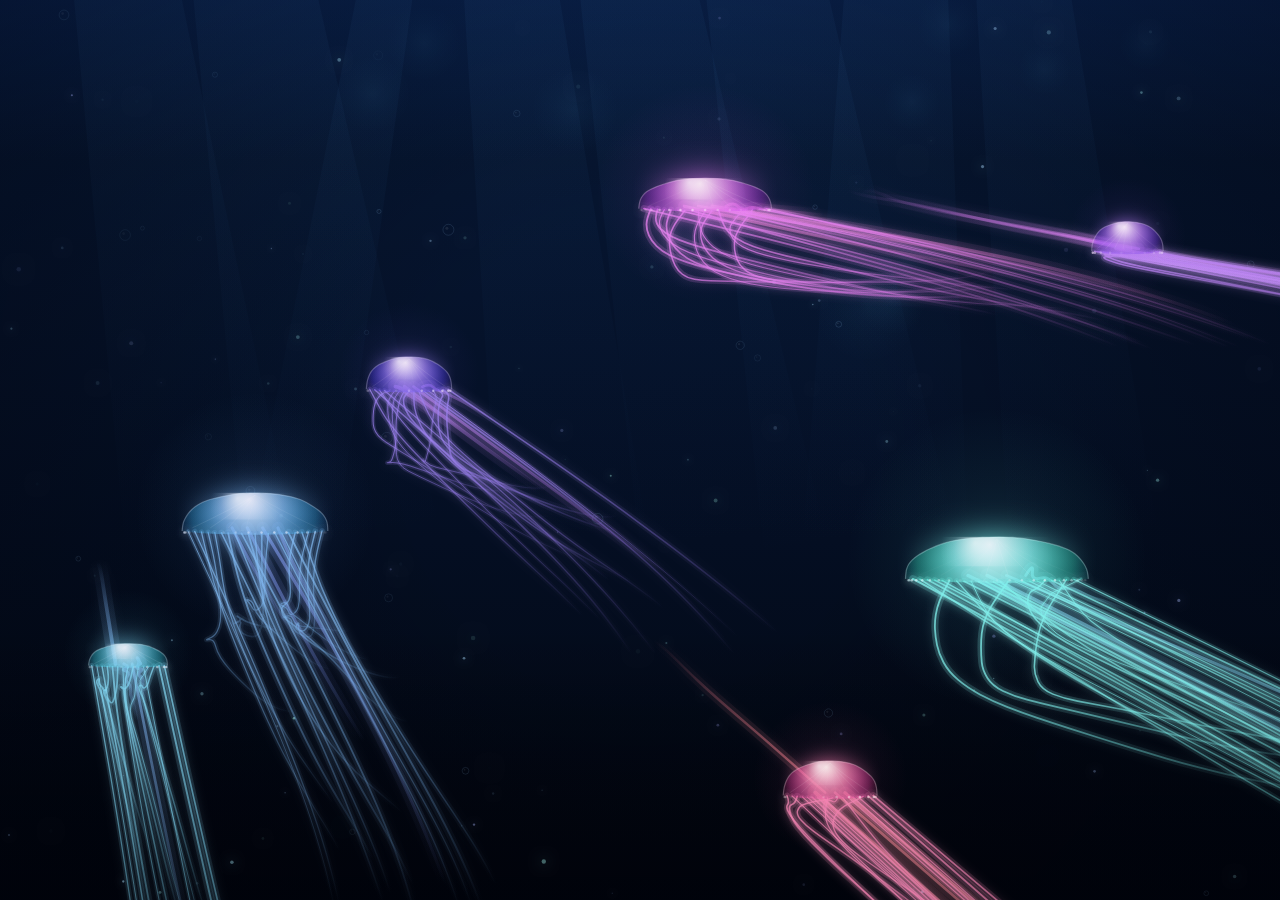
<file: index.html>
<!DOCTYPE html>
<html lang="en">
<head>
  <meta charset="UTF-8" />
  <meta name="viewport" content="width=device-width, initial-scale=1.0" />
  <title>Deep Ocean – Jellyfish</title>
  <style>
    * { margin: 0; padding: 0; box-sizing: border-box; }
    html, body { width: 100%; height: 100%; overflow: hidden; background: #000; }
    canvas { display: block; }
  </style>
</head>
<body>
<canvas id="c"></canvas>
<script>
'use strict';

const canvas = document.getElementById('c');
const ctx    = canvas.getContext('2d');
let W = 0, H = 0;

function resize() {
  W = canvas.width  = window.innerWidth;
  H = canvas.height = window.innerHeight;
}
resize();
window.addEventListener('resize', resize);

let mouseX = -9999, mouseY = -9999, mouseActive = false;
window.addEventListener('mousemove', e => { mouseX = e.clientX; mouseY = e.clientY; mouseActive = true; });
window.addEventListener('mouseleave', () => { mouseActive = false; });
canvas.addEventListener('touchmove', e => {
  e.preventDefault();
  const t0 = e.touches[0];
  mouseX = t0.clientX; mouseY = t0.clientY; mouseActive = true;
}, { passive: false });
canvas.addEventListener('touchend', () => { mouseActive = false; });

const TAU   = Math.PI * 2;
const rand  = (a, b) => a + Math.random() * (b - a);
const clamp = (v, lo, hi) => Math.max(lo, Math.min(hi, v));
const hsla  = (h, s, l, a) => `hsla(${h|0},${s|0}%,${l|0}%,${+a.toFixed(3)})`;

function fade(t) { return t * t * t * (t * (t * 6 - 15) + 10); }
function hash2(ix, iy) {
  let h = (ix * 1619 + iy * 31337 + 1013904223) | 0;
  h = Math.imul(h ^ (h >>> 16), 0x45d9f3b);
  h = Math.imul(h ^ (h >>> 16), 0x45d9f3b);
  return ((h ^ (h >>> 16)) & 0x7fffffff) / 0x7fffffff;
}
function noise2(x, y) {
  const ix = Math.floor(x), iy = Math.floor(y);
  const fx = x - ix, fy = y - iy;
  const ux = fade(fx), uy = fade(fy);
  const a = hash2(ix,iy), b = hash2(ix+1,iy);
  const c = hash2(ix,iy+1), d = hash2(ix+1,iy+1);
  return a + (b-a)*ux + (c-a)*uy + (a-b-c+d)*ux*uy;
}

const RAY_OFFSETS = Array.from({ length: 8 }, () => rand(0, TAU));

function drawBackground(t) {
  const bg = ctx.createLinearGradient(0, 0, 0, H);
  bg.addColorStop(0,    '#081a35');
  bg.addColorStop(0.22, '#061530');
  bg.addColorStop(0.6,  '#040e22');
  bg.addColorStop(1,    '#020710');
  ctx.fillStyle = bg;
  ctx.fillRect(0, 0, W, H);

  const surf = ctx.createLinearGradient(0, 0, 0, H * 0.18);
  surf.addColorStop(0, 'rgba(15,60,160,0.22)');
  surf.addColorStop(1, 'rgba(15,60,160,0)');
  ctx.fillStyle = surf;
  ctx.fillRect(0, 0, W, H * 0.18);

  ctx.save();
  ctx.globalCompositeOperation = 'screen';
  for (let i = 0; i < 11; i++) {
    const nx = noise2(i * 0.41 + t * 0.038, 0.1) * W;
    const ny = noise2(i * 0.41, t * 0.031 + 0.5) * H * 0.38;
    const nr = 14 + noise2(i * 0.3, t * 0.022 + 1.0) * 58;
    const cg = ctx.createRadialGradient(nx, ny, 0, nx, ny, nr);
    cg.addColorStop(0,   'rgba(90,190,255,0.055)');
    cg.addColorStop(0.5, 'rgba(70,170,240,0.022)');
    cg.addColorStop(1,   'rgba(50,140,220,0)');
    ctx.fillStyle = cg;
    ctx.beginPath();
    ctx.arc(nx, ny, nr, 0, TAU);
    ctx.fill();
  }
  ctx.restore();

  ctx.save();
  ctx.globalCompositeOperation = 'screen';
  for (let i = 0; i < RAY_OFFSETS.length; i++) {
    const off   = RAY_OFFSETS[i];
    const ox    = W * (0.1 + (i / RAY_OFFSETS.length) * 0.8);
    const slant = Math.sin(t * 0.065 + off) * 0.075 * W;
    const hw    = W * (0.035 + 0.014 * Math.sin(t * 0.1 + off));
    const rayG  = ctx.createLinearGradient(ox, 0, ox + slant, H * 0.62);
    rayG.addColorStop(0,   'rgba(80,160,255,0.055)');
    rayG.addColorStop(0.5, 'rgba(60,140,230,0.022)');
    rayG.addColorStop(1,   'rgba(40,100,200,0)');
    ctx.beginPath();
    ctx.moveTo(ox - hw, 0);
    ctx.lineTo(ox + hw, 0);
    ctx.lineTo(ox + slant + hw*1.6, H * 0.62);
    ctx.lineTo(ox + slant - hw*1.6, H * 0.62);
    ctx.closePath();
    ctx.fillStyle = rayG;
    ctx.fill();
  }
  ctx.restore();

  const vig = ctx.createRadialGradient(W/2, H/2, Math.min(W,H)*0.25, W/2, H/2, Math.max(W,H)*0.82);
  vig.addColorStop(0, 'rgba(0,0,0,0)');
  vig.addColorStop(1, 'rgba(0,4,18,0.58)');
  ctx.fillStyle = vig;
  ctx.fillRect(0, 0, W, H);

  const abyss = ctx.createLinearGradient(0, H * 0.70, 0, H);
  abyss.addColorStop(0, 'rgba(0,2,10,0)');
  abyss.addColorStop(1, 'rgba(0,2,10,0.82)');
  ctx.fillStyle = abyss;
  ctx.fillRect(0, H * 0.70, W, H * 0.30);
}

class Particle {
  constructor(init = false) { this.reset(init); }
  reset(init = false) {
    this.x = rand(0, W); this.y = init ? rand(0, H) : H + rand(5, 25);
    this.r = rand(0.5, 2.3); this.vx = rand(-0.18, 0.18); this.vy = -rand(0.07, 0.32);
    this.hue = rand(160, 240); this.alpha = rand(0.12, 0.52);
    this.twink = rand(0, TAU); this.twinkS = rand(0.012, 0.042);
  }
  update() { this.x += this.vx; this.y += this.vy; this.twink += this.twinkS; if (this.y < -6) this.reset(); }
  draw() {
    const a = this.alpha * (0.5 + 0.5 * Math.sin(this.twink));
    ctx.save(); ctx.globalAlpha = a;
    ctx.shadowColor = hsla(this.hue, 100, 78, 1); ctx.shadowBlur = this.r * 6;
    ctx.fillStyle = hsla(this.hue, 90, 82, 1);
    ctx.beginPath(); ctx.arc(this.x, this.y, this.r, 0, TAU); ctx.fill();
    ctx.restore();
  }
}

class Bubble {
  constructor() { this.reset(true); }
  reset(init = false) {
    this.x = rand(0, W); this.y = init ? rand(0, H) : H + 10;
    this.r = rand(1.5, 5.5); this.vx = rand(-0.1, 0.1); this.vy = -rand(0.28, 0.75);
    this.alpha = rand(0.04, 0.18); this.phase = rand(0, TAU);
  }
  update(t) { this.x += this.vx + Math.sin(t * 1.1 + this.phase) * 0.14; this.y += this.vy; if (this.y < -12) this.reset(); }
  draw() {
    ctx.save(); ctx.globalAlpha = this.alpha;
    ctx.beginPath(); ctx.arc(this.x, this.y, this.r, 0, TAU);
    ctx.strokeStyle = 'rgba(160,210,255,1)'; ctx.lineWidth = 0.8; ctx.stroke();
    ctx.beginPath(); ctx.arc(this.x - this.r*0.28, this.y - this.r*0.28, this.r*0.28, 0, TAU);
    ctx.fillStyle = 'rgba(255,255,255,0.55)'; ctx.fill();
    ctx.restore();
  }
}

class Chain {
  constructor(n, segLen, width, hue) {
    this.n = n; this.segLen = segLen; this.width = width; this.hue = hue;
    this.ax = 0; this.ay = 0; this.pts = [];
    for (let i = 0; i < n; i++) this.pts.push({ x: 0, y: i * segLen, px: 0, py: i * segLen });
  }
  setAnchor(ax, ay) { this.ax = ax; this.ay = ay; this.pts[0].x = ax; this.pts[0].y = ay; }
  update(windX = 0) {
    const GRAV = 0.065, DAMP = 0.972, ITER = 3;
    for (let i = 1; i < this.n; i++) {
      const p = this.pts[i];
      const vx = (p.x - p.px) * DAMP + windX * 0.0013;
      const vy = (p.y - p.py) * DAMP;
      p.px = p.x; p.py = p.y; p.x += vx; p.y += vy + GRAV;
    }
    for (let it = 0; it < ITER; it++) {
      this.pts[0].x = this.ax; this.pts[0].y = this.ay;
      for (let i = 1; i < this.n; i++) {
        const a = this.pts[i-1], b = this.pts[i];
        const dx = b.x - a.x, dy = b.y - a.y;
        const d = Math.sqrt(dx*dx + dy*dy) || 1e-6;
        const c = (d - this.segLen) / d * 0.5;
        if (i > 1) { a.x += dx * c; a.y += dy * c; }
        b.x -= dx * c; b.y -= dy * c;
      }
    }
  }
  draw() {
    if (this.n < 2) return;
    const pts = this.pts, last = pts[this.n - 1];
    ctx.save(); ctx.lineCap = 'round'; ctx.lineJoin = 'round';
    ctx.beginPath(); ctx.moveTo(pts[0].x, pts[0].y);
    for (let i = 1; i < this.n - 1; i++)
      ctx.quadraticCurveTo(pts[i].x, pts[i].y, (pts[i].x+pts[i+1].x)*0.5, (pts[i].y+pts[i+1].y)*0.5);
    ctx.lineTo(last.x, last.y);
    const gG = ctx.createLinearGradient(pts[0].x, pts[0].y, last.x, last.y);
    gG.addColorStop(0, hsla(this.hue, 82, 74, 0.22)); gG.addColorStop(1, hsla(this.hue, 82, 74, 0));
    ctx.strokeStyle = gG; ctx.lineWidth = this.width * 4;
    ctx.shadowColor = hsla(this.hue, 90, 80, 0.7); ctx.shadowBlur = 10; ctx.stroke();
    ctx.shadowBlur = 0;
    ctx.beginPath(); ctx.moveTo(pts[0].x, pts[0].y);
    for (let i = 1; i < this.n - 1; i++)
      ctx.quadraticCurveTo(pts[i].x, pts[i].y, (pts[i].x+pts[i+1].x)*0.5, (pts[i].y+pts[i+1].y)*0.5);
    ctx.lineTo(last.x, last.y);
    const cG = ctx.createLinearGradient(pts[0].x, pts[0].y, last.x, last.y);
    cG.addColorStop(0, hsla(this.hue,76,72,0.88)); cG.addColorStop(0.6, hsla(this.hue,76,70,0.38)); cG.addColorStop(1, hsla(this.hue,76,70,0));
    ctx.strokeStyle = cG; ctx.lineWidth = this.width; ctx.stroke();
    ctx.restore();
  }
}

class Jellyfish {
  constructor(x, y, r, hue) {
    this.x = x; this.y = y; this.r = r; this.hue = hue;
    this.phase = rand(0, TAU); this.pulseFreq = rand(0.52, 0.98);
    this.vx = rand(-0.14, 0.14); this.vy = rand(-0.32, -0.14);
    const nOuter = Math.round(r / 4.8 + 7);
    this.outerChains = [];
    for (let i = 0; i < nOuter; i++) {
      const segs = Math.round(rand(14, 24)), segL = r * rand(0.11, 0.17);
      this.outerChains.push(new Chain(segs, segL, rand(0.9, 1.9), hue));
    }
    this.innerChains = [];
    for (let i = 0; i < 4; i++) {
      const segs = Math.round(rand(9, 14)), segL = r * rand(0.17, 0.26);
      this.innerChains.push(new Chain(segs, segL, rand(2.4, 4.0), (hue+18)%360));
    }
  }
  _pulse(t) {
    const raw = Math.sin(t * this.pulseFreq + this.phase);
    const n = (raw + 1) * 0.5;
    return n < 0.5 ? 2*n*n : 1 - Math.pow(-2*n+2, 2)/2;
  }
  update(t) {
    const p = this._pulse(t);
    const swim = Math.max(0, Math.sin(t * this.pulseFreq + this.phase)) * 0.38;
    this.vy -= swim * 0.055;
    this.vy = clamp(this.vy + 0.011, -2.2, 0.6);
    this.vx += (Math.random() - 0.5) * 0.003;
    this.vx = clamp(this.vx, -0.55, 0.55);
    if (mouseActive) {
      const expand = 1 + (p - 0.5) * 0.3;
      const bh = this.r * 0.6 / expand;
      const mdx = this.x - mouseX, mdy = (this.y + bh*0.5) - mouseY;
      const mdist = Math.sqrt(mdx*mdx + mdy*mdy) || 1;
      const repR = this.r * 3.2 + 90;
      if (mdist < repR) {
        const str = (1 - mdist / repR) * 0.9;
        this.vx += (mdx / mdist) * str * 0.18;
        this.vy += (mdy / mdist) * str * 0.18;
      }
    }
    this.x += this.vx + Math.sin(t * 0.22 + this.phase) * 0.11;
    this.y += this.vy;
    if (this.y < -this.r*5)  { this.y = H + this.r*2; this.vy = rand(-0.32,-0.14); }
    if (this.y > H + this.r*2) this.y = -this.r;
    if (this.x < -this.r*2)  this.x = W + this.r;
    if (this.x > W + this.r*2) this.x = -this.r;
    const expand = 1 + (p - 0.5) * 0.3;
    const bw = this.r * expand, bh = this.r * 0.6 / expand;
    const rimY = this.y + bh;
    for (let i = 0; i < this.outerChains.length; i++) {
      const f = i / (this.outerChains.length - 1);
      this.outerChains[i].setAnchor(this.x + (f-0.5)*2*bw*0.92, rimY + Math.sin(f*Math.PI)*bh*0.07);
      this.outerChains[i].update(this.vx * 6);
    }
    for (let i = 0; i < this.innerChains.length; i++) {
      const f = (i + 0.5) / this.innerChains.length;
      this.innerChains[i].setAnchor(this.x + (f-0.5)*2*bw*0.42, rimY - bh*0.08);
      this.innerChains[i].update(this.vx * 3);
    }
  }
  draw(t) {
    const p = this._pulse(t), expand = 1 + (p-0.5)*0.3;
    const bw = this.r * expand, bh = this.r * 0.6 / expand;
    ctx.save();
    ctx.globalAlpha = 0.72; for (const c of this.innerChains) c.draw();
    ctx.globalAlpha = 0.88; for (const c of this.outerChains) c.draw();
    ctx.globalAlpha = 1;
    const haloR = bw * 1.65, hcx = this.x, hcy = this.y + bh*0.5;
    const halo = ctx.createRadialGradient(hcx, hcy, 0, hcx, hcy, haloR);
    halo.addColorStop(0, hsla(this.hue,80,70,0.13)); halo.addColorStop(0.5, hsla(this.hue,80,65,0.05)); halo.addColorStop(1, hsla(this.hue,80,60,0));
    ctx.fillStyle = halo; ctx.fillRect(hcx-haloR, hcy-haloR, haloR*2, haloR*2);
    ctx.translate(this.x, this.y); this._drawBell(bw, bh, p, t);
    ctx.restore();
  }
  _drawBell(bw, bh, p, t) {
    const SEGS = 28, profile = [];
    for (let i = 0; i <= SEGS; i++) {
      const f = i/SEGS, theta = f * Math.PI;
      let px = -bw * Math.cos(theta);
      let py =  bh * (1 - Math.pow(Math.sin(theta), 0.82));
      px += bw * 0.022 * Math.cos(f*7*Math.PI + t*1.7 + this.phase) * Math.sin(theta);
      profile.push({ x: px, y: py });
    }
    const rimL = profile[0], rimR = profile[SEGS], velumY = bh * 0.13;
    const traceDome = () => {
      ctx.moveTo(rimL.x, rimL.y);
      for (let i = 1; i < profile.length-1; i++)
        ctx.quadraticCurveTo(profile[i].x, profile[i].y, (profile[i].x+profile[i+1].x)*0.5, (profile[i].y+profile[i+1].y)*0.5);
      ctx.lineTo(rimR.x, rimR.y);
    };
    ctx.save();
    ctx.shadowColor = hsla(this.hue,92,74,0.95); ctx.shadowBlur = 20 + p*14;
    ctx.beginPath(); traceDome();
    ctx.bezierCurveTo(bw*0.62, bh+velumY, -bw*0.62, bh+velumY, rimL.x, rimL.y);
    ctx.closePath();
    const fg = ctx.createRadialGradient(-bw*0.08,bh*0.18,0,0,bh*0.48,bw*1.1);
    fg.addColorStop(0,    hsla(this.hue+28,68,96,0.88));
    fg.addColorStop(0.38, hsla(this.hue,   78,72,0.62));
    fg.addColorStop(0.78, hsla(this.hue-10,84,54,0.28));
    fg.addColorStop(1,    hsla(this.hue,   80,50,0));
    ctx.fillStyle = fg; ctx.fill(); ctx.restore();
    ctx.save(); ctx.beginPath(); traceDome();
    ctx.strokeStyle = hsla(this.hue,80,88,0.32); ctx.lineWidth = 1.2; ctx.stroke(); ctx.restore();
    ctx.save(); ctx.globalCompositeOperation = 'screen';
    for (let i = 0; i < 8; i++) {
      const cf = i/7, cx = (cf-0.5)*2*bw*0.86;
      const alpha = 0.065 + 0.042*Math.sin(t*1.5+i*0.78+this.phase);
      ctx.beginPath(); ctx.moveTo(cx, bh*0.92);
      ctx.quadraticCurveTo(cx*0.38, bh*0.44, 0, bh*0.06);
      ctx.strokeStyle = hsla(this.hue+18,90,90,alpha); ctx.lineWidth = 1; ctx.stroke();
    }
    ctx.restore();
    ctx.save(); ctx.globalCompositeOperation = 'screen';
    const igR = bw*0.62;
    const ig = ctx.createRadialGradient(0,bh*0.44,0,0,bh*0.44,igR);
    ig.addColorStop(0, hsla(this.hue,95,88,0.18*p)); ig.addColorStop(1, hsla(this.hue,95,80,0));
    ctx.fillStyle = ig; ctx.fillRect(-bw,0,bw*2,bh); ctx.restore();
    ctx.save();
    const sg = ctx.createRadialGradient(-bw*0.24,bh*0.14,0,-bw*0.1,bh*0.3,bw*0.52);
    sg.addColorStop(0,   hsla(this.hue+42,50,98,0.58));
    sg.addColorStop(0.6, hsla(this.hue+20,62,90,0.12));
    sg.addColorStop(1,   hsla(this.hue,   80,80,0));
    ctx.fillStyle = sg; ctx.fillRect(-bw,0,bw*2,bh*0.7); ctx.restore();
    ctx.save(); ctx.shadowColor = hsla(this.hue,92,86,1); ctx.shadowBlur = 6;
    const nDots = Math.round(bw/4.2);
    for (let i = 0; i <= nDots; i++) {
      const f = i/nDots, theta = f*Math.PI;
      const da = 0.38 + 0.30*Math.sin(t*3.2+i*0.52+this.phase);
      ctx.beginPath(); ctx.arc(-bw*Math.cos(theta)*0.97, bh+1.5, 1.25, 0, TAU);
      ctx.fillStyle = hsla(this.hue+10,82,92,da); ctx.fill();
    }
    ctx.restore();
  }
}

const JELLY_DEFS = [
  { xf:0.10, yf:0.72, r:38,  hue:195 },
  { xf:0.88, yf:0.25, r:42,  hue:270 },
  { xf:0.32, yf:0.40, r:48,  hue:255 },
  { xf:0.65, yf:0.85, r:52,  hue:335 },
  { xf:0.55, yf:0.20, r:58,  hue:295 },
  { xf:0.20, yf:0.55, r:68,  hue:210 },
  { xf:0.78, yf:0.60, r:80,  hue:178 },
];

const jellies   = JELLY_DEFS.map(d => new Jellyfish(d.xf*W, d.yf*H, d.r, d.hue));
const particles = Array.from({ length: 130 }, () => new Particle(true));
const bubbles   = Array.from({ length: 26  }, () => new Bubble());

let t0 = performance.now();
function frame(now) {
  const t = (now - t0) / 1000;
  drawBackground(t);
  for (const p of particles) { p.update(); p.draw(); }
  for (const b of bubbles)   { b.update(t); b.draw(); }
  if (mouseActive) {
    ctx.save(); ctx.globalCompositeOperation = 'screen';
    const wg = ctx.createRadialGradient(mouseX, mouseY, 0, mouseX, mouseY, 95);
    wg.addColorStop(0,    'rgba(100,210,255,0.07)');
    wg.addColorStop(0.45, 'rgba(80,180,240,0.03)');
    wg.addColorStop(1,    'rgba(60,150,220,0)');
    ctx.fillStyle = wg; ctx.beginPath(); ctx.arc(mouseX, mouseY, 95, 0, TAU); ctx.fill();
    ctx.restore();
  }
  for (const j of jellies) j.update(t);
  for (const j of jellies) j.draw(t);
  requestAnimationFrame(frame);
}
requestAnimationFrame(frame);
</script>
<script src="https://prayer168.github.io/science-portal/assets/material-visit-count.js" data-material="https://prayer168.github.io/Recode/" defer></script>
</body>
</html>
</file>
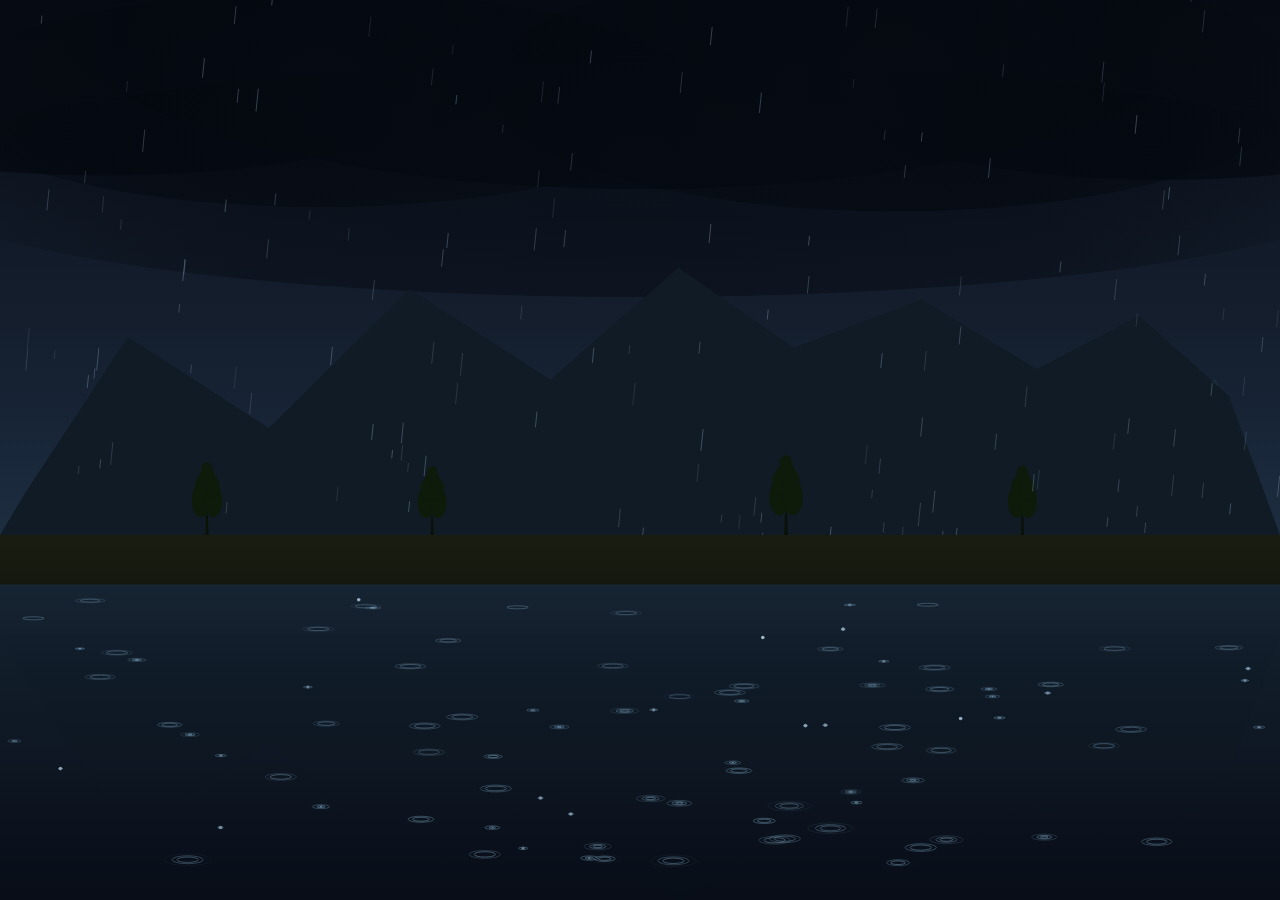
<file: rain.html>
<!DOCTYPE html>
<html lang="zh-TW">
<head>
  <meta charset="UTF-8" />
  <meta name="viewport" content="width=device-width, initial-scale=1.0" />
  <title>雨天動畫</title>
  <style>
    * { margin: 0; padding: 0; box-sizing: border-box; }
    body { background: #060a10; overflow: hidden; }
    canvas { display: block; }
  </style>
</head>
<body>
<canvas id="c"></canvas>
<script>
const canvas = document.getElementById('c');
const ctx    = canvas.getContext('2d');

let W, H, GY, PY;

let mtnA = [], mtnB = [], mtnC = [];
let trees = [];

function resize() {
  W  = canvas.width  = window.innerWidth;
  H  = canvas.height = window.innerHeight;
  GY = Math.floor(H * 0.595);
  PY = Math.floor(H * 0.650);
  buildScene();
}

function makePoly(peaks, base) {
  return [[0, base], ...peaks.map(([x, y]) => [x * W, y * base]), [W, base]];
}

function buildScene() {
  mtnA = makePoly([
    [0.04,0.87],[0.11,0.77],[0.18,0.85],[0.26,0.74],
    [0.34,0.81],[0.42,0.71],[0.50,0.79],[0.58,0.84],
    [0.66,0.73],[0.74,0.81],[0.82,0.72],[0.90,0.79],[0.97,0.85]
  ], GY);

  mtnB = makePoly([
    [0.03,0.90],[0.11,0.71],[0.21,0.83],[0.31,0.65],
    [0.41,0.77],[0.50,0.62],[0.60,0.74],[0.69,0.80],
    [0.78,0.67],[0.87,0.75],[0.95,0.71]
  ], GY);

  mtnC = makePoly([
    [0.02,0.92],[0.10,0.63],[0.21,0.80],[0.32,0.54],
    [0.43,0.71],[0.53,0.50],[0.62,0.65],[0.72,0.56],
    [0.81,0.69],[0.89,0.59],[0.96,0.74]
  ], GY);

  trees = [0.17, 0.33, 0.61, 0.79].map(xf => ({
    x: xf * W + (Math.random() - 0.5) * 45,
    y: GY,
    h: 58 + Math.random() * 72,
    w: 0
  }));
  trees.forEach(t => { t.w = t.h * 0.58; });
}

function drawTree({ x, y, h, w }) {
  ctx.fillStyle = '#0a1107';
  ctx.beginPath();
  ctx.moveTo(x - w * 0.04, y);
  ctx.lineTo(x - w * 0.025, y - h * 0.30);
  ctx.lineTo(x + w * 0.025, y - h * 0.30);
  ctx.lineTo(x + w * 0.04, y);
  ctx.fill();

  ctx.fillStyle = '#0e1b0b';
  for (const [dx, dy, rx, ry] of [
    [ 0,    0.63, 0.30, 0.32],
    [-0.16, 0.52, 0.24, 0.25],
    [ 0.16, 0.52, 0.24, 0.25],
    [ 0,    0.82, 0.22, 0.20],
    [-0.13, 0.73, 0.19, 0.18],
    [ 0.13, 0.73, 0.19, 0.18],
    [ 0,    0.97, 0.15, 0.13],
  ]) {
    ctx.beginPath();
    ctx.ellipse(x + dx * w, y - dy * h, rx * w, ry * h, 0, 0, Math.PI * 2);
    ctx.fill();
  }
}

const LEAN = 0.10;
const drops = [];

class Drop {
  constructor(spread) { this.reset(spread); }
  reset(spread = false) {
    this.x   = Math.random() * (W + 200);
    this.y   = spread ? Math.random() * H * 1.4 - H * 0.2 : -65;
    this.sp  = 15 + Math.random() * 13;
    this.ln  = 8  + Math.random() * 15;
    this.a   = 0.18 + Math.random() * 0.30;
    this.hit = false;
    this.ry  = PY + 10 + Math.random() * (H - PY - 15) * 0.90;
  }
  update() {
    this.y += this.sp;
    this.x -= this.sp * LEAN;
    if (!this.hit && this.y + this.ln >= GY) {
      this.hit = true;
      if (Math.random() < 0.26 && ripples.length < 320)
        ripples.push(new Ripple(this.x, this.ry));
    }
    if (this.y > H) this.reset();
  }
  draw() {
    if (this.y >= GY) return;
    const vis = Math.min(this.ln, GY - this.y);
    if (vis <= 0) return;
    ctx.beginPath();
    ctx.moveTo(this.x, this.y);
    ctx.lineTo(this.x - vis * LEAN, this.y + vis);
    ctx.strokeStyle = `rgba(190,218,242,${this.a})`;
    ctx.lineWidth = 0.6;
    ctx.stroke();
  }
}

const ripples = [];

class Ripple {
  constructor(x, y) {
    this.x = x; this.y = y;
    const t = Math.max(0, Math.min(1, (y - PY) / (H - PY)));
    const s = 0.55 + t * 0.80;
    this.ps  = 0.13 + t * 0.14;
    this.age = 0;
    this.rings = [
      { r: 1, maxR: (12 + Math.random() * 12) * s, sp: 0.58, start: 0  },
      { r: 0, maxR: (20 + Math.random() * 18) * s, sp: 0.46, start: 5  },
      { r: 0, maxR: (28 + Math.random() * 22) * s, sp: 0.38, start: 11 },
    ];
  }
  update() {
    this.age++;
    for (const rg of this.rings)
      if (this.age >= rg.start) rg.r = Math.min(rg.r + rg.sp, rg.maxR);
    return this.rings[2].r < this.rings[2].maxR;
  }
  draw() {
    if (this.age < 9) {
      const sa = (1 - this.age / 9) * 0.72;
      ctx.beginPath();
      ctx.arc(this.x, this.y, 1.8, 0, Math.PI * 2);
      ctx.fillStyle = `rgba(215,235,250,${sa})`;
      ctx.fill();
    }
    for (const rg of this.rings) {
      if (rg.r <= 0) continue;
      const a = 0.56 * Math.max(0, 1 - rg.r / rg.maxR);
      if (a < 0.01) continue;
      ctx.beginPath();
      ctx.ellipse(this.x, this.y, rg.r, rg.r * this.ps, 0, 0, Math.PI * 2);
      ctx.strokeStyle = `rgba(150,200,230,${a})`;
      ctx.lineWidth = 0.80;
      ctx.stroke();
    }
  }
}

const bolts = [];
let ltTimer = 0, ltNext = 5000 + Math.random() * 5000;

class Bolt {
  constructor() {
    const sx = W * 0.10 + Math.random() * W * 0.80;
    this.segs   = this._gen(sx, H * 0.01, sx + (Math.random() - 0.5) * 260, GY * 0.55);
    this.branch = Math.random() < 0.50 ? (() => {
      const mi = Math.floor(this.segs.length * 0.38);
      const [bx, by] = this.segs[mi];
      return this._gen(bx, by, bx + (Math.random() - 0.5) * 130, by + GY * 0.25, 3);
    })() : null;
    this.a  = 1.0;
    this.fa = 0.50;
  }
  _gen(x1, y1, x2, y2, d = 0) {
    if (d > 7 || y2 - y1 < 12) return [[x1, y1], [x2, y2]];
    const mx = (x1 + x2) / 2 + (Math.random() - 0.5) * (y2 - y1) * 1.0;
    const my = (y1 + y2) / 2;
    return [...this._gen(x1, y1, mx, my, d + 1),
            ...this._gen(mx, my, x2, y2, d + 1).slice(1)];
  }
  update() { this.a -= 0.037; this.fa -= 0.025; return this.a > 0; }
  _stroke(segs, a, lw) {
    ctx.beginPath();
    ctx.moveTo(segs[0][0], segs[0][1]);
    for (let i = 1; i < segs.length; i++) ctx.lineTo(segs[i][0], segs[i][1]);
    ctx.strokeStyle = `rgba(228,244,255,${a})`;
    ctx.lineWidth = lw;
    ctx.stroke();
  }
  draw() {
    if (this.fa > 0) {
      ctx.fillStyle = `rgba(190,215,255,${Math.max(0, this.fa) * 0.36})`;
      ctx.fillRect(0, 0, W, H);
    }
    ctx.save();
    ctx.shadowBlur  = 40;
    ctx.shadowColor = `rgba(155,200,255,${this.a * 0.9})`;
    this._stroke(this.segs, this.a, 2.3);
    if (this.branch) this._stroke(this.branch, this.a * 0.62, 1.3);
    ctx.shadowBlur = 0;
    this._stroke(this.segs, this.a * 0.80, 0.5);
    ctx.restore();
  }
}

function drawSky() {
  const g = ctx.createLinearGradient(0, 0, 0, GY);
  g.addColorStop(0,    '#0a0e16');
  g.addColorStop(0.35, '#101825');
  g.addColorStop(0.78, '#172334');
  g.addColorStop(1,    '#1d2e40');
  ctx.fillStyle = g;
  ctx.fillRect(0, 0, W, GY);
}

function drawClouds() {
  for (const [cx, cy, rx, ry, a] of [
    [W * 0.08, H * 0.025, W * 0.36, H * 0.17, 0.92],
    [W * 0.50, H * 0.010, W * 0.46, H * 0.20, 0.97],
    [W * 0.91, H * 0.040, W * 0.33, H * 0.16, 0.85],
    [W * 0.25, H * 0.110, W * 0.30, H * 0.12, 0.68],
    [W * 0.70, H * 0.095, W * 0.32, H * 0.14, 0.72],
    [W * 0.50, H * 0.200, W * 0.58, H * 0.13, 0.52],
  ]) {
    const g = ctx.createRadialGradient(cx, cy, 0, cx, cy, Math.max(rx, ry));
    g.addColorStop(0,    `rgba(6, 10, 18, ${a})`);
    g.addColorStop(0.55, `rgba(4,  8, 15, ${a * 0.75})`);
    g.addColorStop(1,    'rgba(2, 5, 10, 0)');
    ctx.beginPath();
    ctx.ellipse(cx, cy, rx, ry, 0, 0, Math.PI * 2);
    ctx.fillStyle = g;
    ctx.fill();
  }
}

function fillPoly(pts, color) {
  ctx.beginPath();
  ctx.moveTo(pts[0][0], pts[0][1]);
  for (let i = 1; i < pts.length; i++) ctx.lineTo(pts[i][0], pts[i][1]);
  ctx.closePath();
  ctx.fillStyle = color;
  ctx.fill();
}

function drawHaze(y, a) {
  const g = ctx.createLinearGradient(0, y - H * 0.07, 0, y + H * 0.05);
  g.addColorStop(0,   `rgba(25, 44, 68, 0)`);
  g.addColorStop(0.5, `rgba(25, 44, 68, ${a})`);
  g.addColorStop(1,   `rgba(25, 44, 68, 0)`);
  ctx.fillStyle = g;
  ctx.fillRect(0, y - H * 0.07, W, H * 0.12);
}

function drawGround() {
  const g = ctx.createLinearGradient(0, GY, 0, PY);
  g.addColorStop(0, '#191d11');
  g.addColorStop(1, '#14180e');
  ctx.fillStyle = g;
  ctx.fillRect(0, GY, W, PY - GY);
}

function drawPuddle() {
  const g = ctx.createLinearGradient(0, PY, 0, H);
  g.addColorStop(0,   '#16222f');
  g.addColorStop(0.3, '#111c29');
  g.addColorStop(1,   '#080d17');
  ctx.fillStyle = g;
  ctx.fillRect(0, PY, W, H - PY);
  ctx.beginPath();
  ctx.moveTo(0, PY); ctx.lineTo(W, PY);
  ctx.strokeStyle = 'rgba(50, 100, 150, 0.20)';
  ctx.lineWidth = 1;
  ctx.stroke();
}

function drawReflection() {
  ctx.save();
  ctx.globalAlpha = 0.10;
  ctx.translate(0, PY * 2);
  ctx.scale(1, -1);
  fillPoly(mtnC, '#111b25');
  ctx.restore();
  const g = ctx.createLinearGradient(0, PY, 0, PY + H * 0.12);
  g.addColorStop(0,   'rgba(25, 50, 80, 0.10)');
  g.addColorStop(1,   'rgba(10, 20, 35, 0)');
  ctx.fillStyle = g;
  ctx.fillRect(0, PY, W, H * 0.12);
}

function init() {
  drops.length = 0;
  ripples.length = 0;
  bolts.length = 0;
  for (let i = 0; i < 330; i++) drops.push(new Drop(true));
  ltNext = 4500 + Math.random() * 5000;
}

let prev = 0;
function frame(ts) {
  const dt = Math.min(ts - prev, 50); prev = ts;
  ctx.clearRect(0, 0, W, H);

  drawSky();
  drawClouds();

  ltTimer += dt;
  if (ltTimer >= ltNext) {
    bolts.push(new Bolt());
    if (Math.random() < 0.38)
      setTimeout(() => bolts.push(new Bolt()), 110 + Math.random() * 260);
    ltTimer = 0;
    ltNext = 3800 + Math.random() * 6500;
  }
  for (let i = bolts.length - 1; i >= 0; i--) {
    bolts[i].draw();
    if (!bolts[i].update()) bolts.splice(i, 1);
  }

  fillPoly(mtnA, '#3a4f65');
  drawHaze(GY * 0.82, 0.15);
  fillPoly(mtnB, '#1c2d3d');
  drawHaze(GY * 0.91, 0.12);
  fillPoly(mtnC, '#101b25');

  for (const t of trees) drawTree(t);

  drawGround();
  drawPuddle();
  drawReflection();

  for (const d of drops) { d.update(); d.draw(); }

  for (let i = ripples.length - 1; i >= 0; i--) {
    ripples[i].draw();
    if (!ripples[i].update()) ripples.splice(i, 1);
  }

  requestAnimationFrame(frame);
}

resize();
init();
requestAnimationFrame(frame);
window.addEventListener('resize', () => { resize(); init(); });
</script>
<script src="https://prayer168.github.io/science-portal/assets/material-visit-count.js" data-material="https://prayer168.github.io/Recode/rain.html" defer></script>
</body>
</html>
</file>
